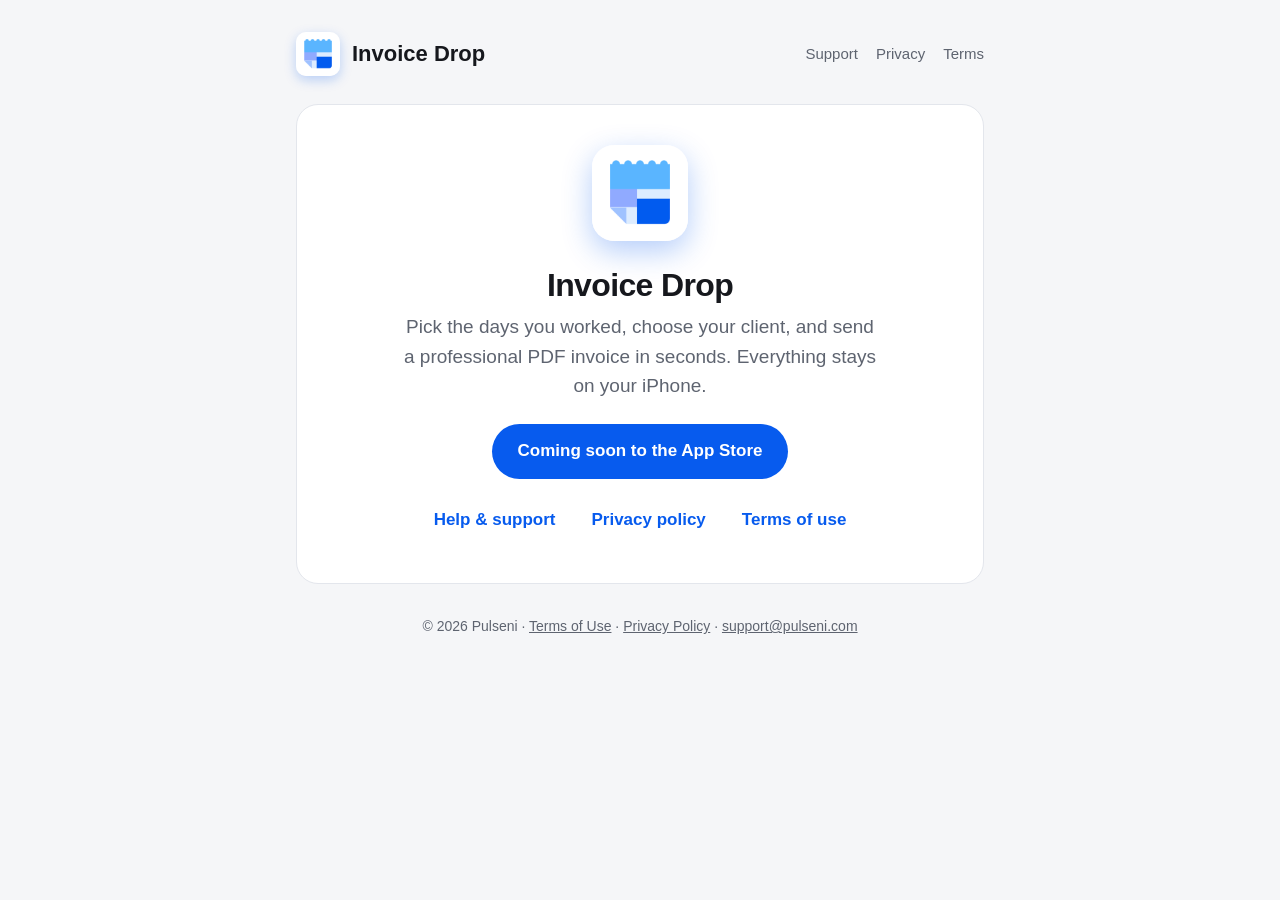
<file: index.html>
<!doctype html>
<html lang="en-GB"><head><meta charset="utf-8">
<meta name="viewport" content="width=device-width,initial-scale=1">
<title>Invoice Drop</title><meta name="description" content="Simple invoices from the days you worked, as a real PDF, on your iPhone.">
<link rel="icon" href="logo.png"><link rel="stylesheet" href="style.css">
</head><body><div class="wrap">
<header><a href=""><img src="logo.png" alt=""><span>Invoice Drop</span></a><nav><a href="support/">Support</a><a href="privacy/">Privacy</a><a href="terms/">Terms</a></nav></header>
<main class="card hero">
<img src="logo.png" alt="Invoice Drop app icon">
<h1>Invoice Drop</h1>
<p>Pick the days you worked, choose your client, and send a professional PDF invoice in seconds. Everything stays on your iPhone.</p>
<span class="btn">Coming soon to the App Store</span>
<div class="links"><a href="support/">Help &amp; support</a><a href="privacy/">Privacy policy</a><a href="terms/">Terms of use</a></div>
</main>
<footer>© 2026 Pulseni · <a href="terms/">Terms of Use</a> · <a href="privacy/">Privacy Policy</a> · <a href="mailto:support@pulseni.com">support@pulseni.com</a></footer>
</div></body></html>
</file>
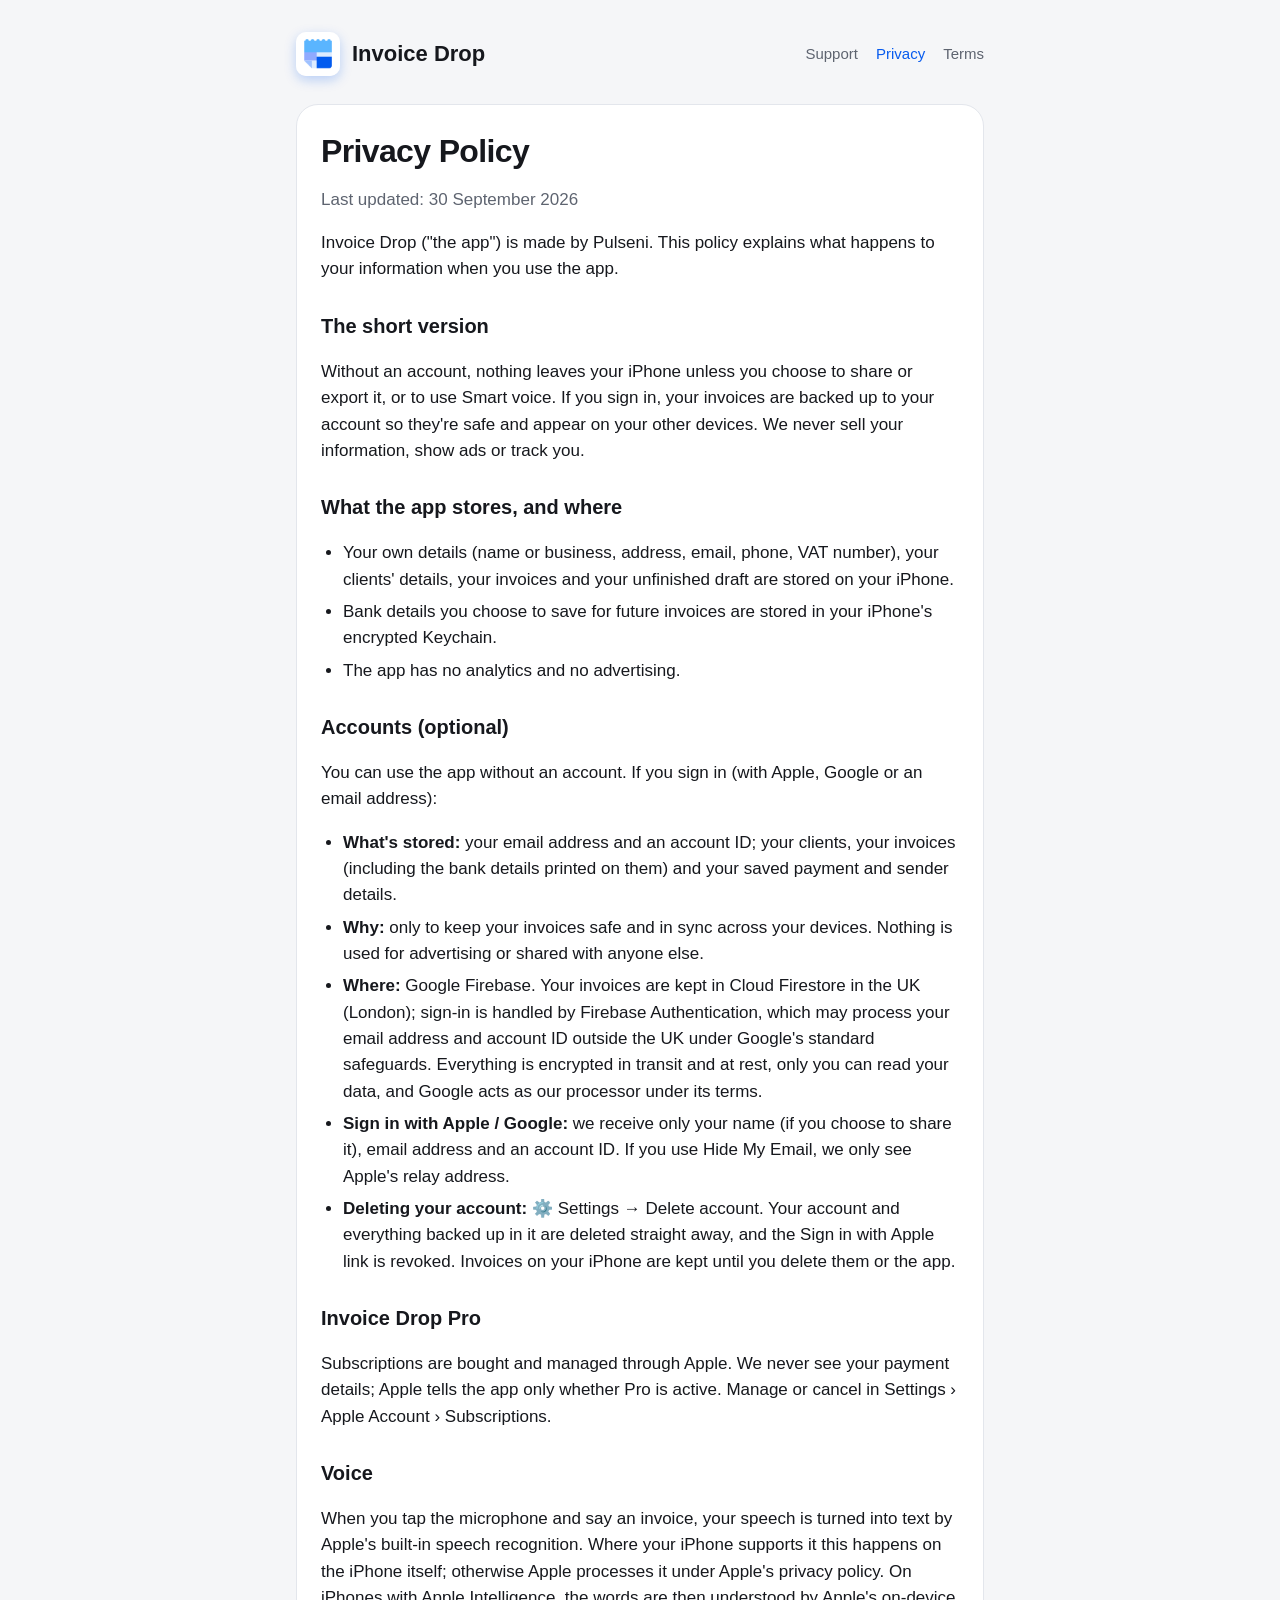
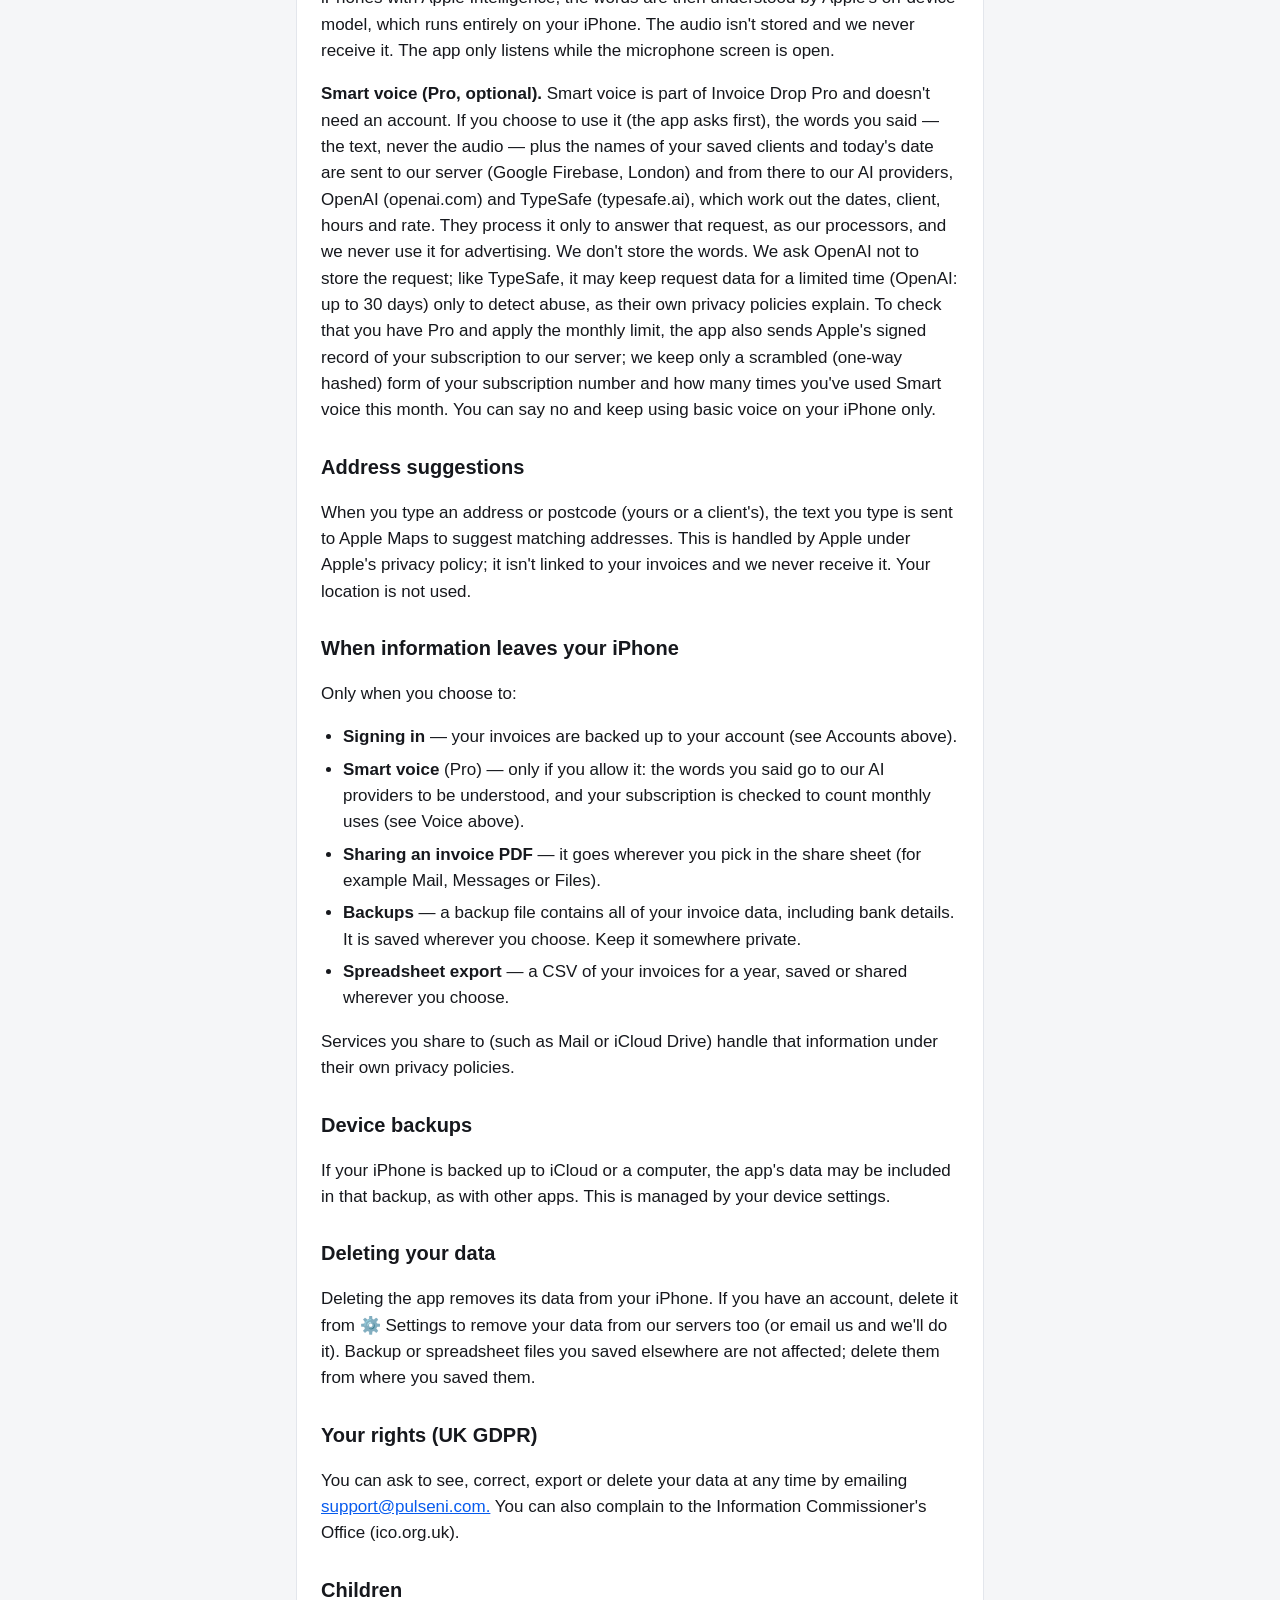
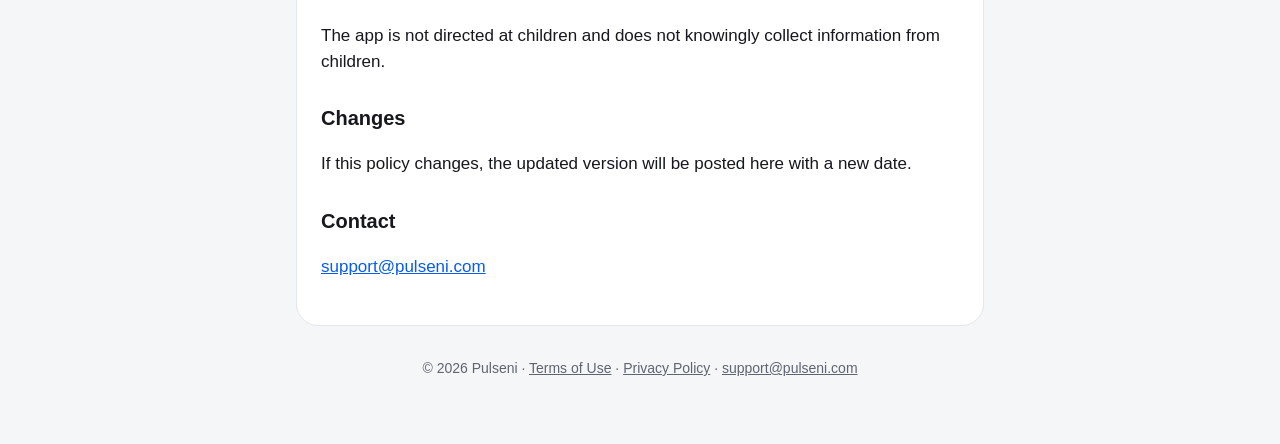
<file: privacy/index.html>
<!doctype html>
<html lang="en-GB"><head><meta charset="utf-8">
<meta name="viewport" content="width=device-width,initial-scale=1">
<title>Privacy Policy – Invoice Drop</title><meta name="description" content="Invoice Drop privacy policy.">
<link rel="icon" href="../logo.png"><link rel="stylesheet" href="../style.css">
</head><body><div class="wrap">
<header><a href="../"><img src="../logo.png" alt=""><span>Invoice Drop</span></a><nav><a href="../support/">Support</a><a href="../privacy/" aria-current="page">Privacy</a><a href="../terms/">Terms</a></nav></header>
<main class="card"><h1>Privacy Policy</h1>
<p><em>Last updated: 30 September 2026</em></p>
<p>Invoice Drop (&quot;the app&quot;) is made by Pulseni. This policy explains what happens to your information when you use the app.</p>
<h2>The short version</h2>
<p>Without an account, nothing leaves your iPhone unless you choose to share or export it, or to use Smart voice. If you sign in, your invoices are backed up to your account so they&#x27;re safe and appear on your other devices. We never sell your information, show ads or track you.</p>
<h2>What the app stores, and where</h2>
<ul>
<li>Your own details (name or business, address, email, phone, VAT number), your clients&#x27; details, your invoices and your unfinished draft are stored on your iPhone.</li>
<li>Bank details you choose to save for future invoices are stored in your iPhone&#x27;s encrypted Keychain.</li>
<li>The app has no analytics and no advertising.</li>
</ul>
<h2>Accounts (optional)</h2>
<p>You can use the app without an account. If you sign in (with Apple, Google or an email address):</p>
<ul>
<li><strong>What&#x27;s stored:</strong> your email address and an account ID; your clients, your invoices (including the bank details printed on them) and your saved payment and sender details.</li>
<li><strong>Why:</strong> only to keep your invoices safe and in sync across your devices. Nothing is used for advertising or shared with anyone else.</li>
<li><strong>Where:</strong> Google Firebase. Your invoices are kept in Cloud Firestore in the UK (London); sign-in is handled by Firebase Authentication, which may process your email address and account ID outside the UK under Google&#x27;s standard safeguards. Everything is encrypted in transit and at rest, only you can read your data, and Google acts as our processor under its terms.</li>
<li><strong>Sign in with Apple / Google:</strong> we receive only your name (if you choose to share it), email address and an account ID. If you use Hide My Email, we only see Apple&#x27;s relay address.</li>
<li><strong>Deleting your account:</strong> ⚙️ Settings → Delete account. Your account and everything backed up in it are deleted straight away, and the Sign in with Apple link is revoked. Invoices on your iPhone are kept until you delete them or the app.</li>
</ul>
<h2>Invoice Drop Pro</h2>
<p>Subscriptions are bought and managed through Apple. We never see your payment details; Apple tells the app only whether Pro is active. Manage or cancel in Settings › Apple Account › Subscriptions.</p>
<h2>Voice</h2>
<p>When you tap the microphone and say an invoice, your speech is turned into text by Apple&#x27;s built-in speech recognition. Where your iPhone supports it this happens on the iPhone itself; otherwise Apple processes it under Apple&#x27;s privacy policy. On iPhones with Apple Intelligence, the words are then understood by Apple&#x27;s on-device model, which runs entirely on your iPhone. The audio isn&#x27;t stored and we never receive it. The app only listens while the microphone screen is open.</p>
<p><strong>Smart voice (Pro, optional).</strong> Smart voice is part of Invoice Drop Pro and doesn&#x27;t need an account. If you choose to use it (the app asks first), the words you said — the text, never the audio — plus the names of your saved clients and today&#x27;s date are sent to our server (Google Firebase, London) and from there to our AI providers, OpenAI (openai.com) and TypeSafe (typesafe.ai), which work out the dates, client, hours and rate. They process it only to answer that request, as our processors, and we never use it for advertising. We don&#x27;t store the words. We ask OpenAI not to store the request; like TypeSafe, it may keep request data for a limited time (OpenAI: up to 30 days) only to detect abuse, as their own privacy policies explain. To check that you have Pro and apply the monthly limit, the app also sends Apple&#x27;s signed record of your subscription to our server; we keep only a scrambled (one-way hashed) form of your subscription number and how many times you&#x27;ve used Smart voice this month. You can say no and keep using basic voice on your iPhone only.</p>
<h2>Address suggestions</h2>
<p>When you type an address or postcode (yours or a client&#x27;s), the text you type is sent to Apple Maps to suggest matching addresses. This is handled by Apple under Apple&#x27;s privacy policy; it isn&#x27;t linked to your invoices and we never receive it. Your location is not used.</p>
<h2>When information leaves your iPhone</h2>
<p>Only when you choose to:</p>
<ul>
<li><strong>Signing in</strong> — your invoices are backed up to your account (see Accounts above).</li>
<li><strong>Smart voice</strong> (Pro) — only if you allow it: the words you said go to our AI providers to be understood, and your subscription is checked to count monthly uses (see Voice above).</li>
<li><strong>Sharing an invoice PDF</strong> — it goes wherever you pick in the share sheet (for example Mail, Messages or Files).</li>
<li><strong>Backups</strong> — a backup file contains all of your invoice data, including bank details. It is saved wherever you choose. Keep it somewhere private.</li>
<li><strong>Spreadsheet export</strong> — a CSV of your invoices for a year, saved or shared wherever you choose.</li>
</ul>
<p>Services you share to (such as Mail or iCloud Drive) handle that information under their own privacy policies.</p>
<h2>Device backups</h2>
<p>If your iPhone is backed up to iCloud or a computer, the app&#x27;s data may be included in that backup, as with other apps. This is managed by your device settings.</p>
<h2>Deleting your data</h2>
<p>Deleting the app removes its data from your iPhone. If you have an account, delete it from ⚙️ Settings to remove your data from our servers too (or email us and we&#x27;ll do it). Backup or spreadsheet files you saved elsewhere are not affected; delete them from where you saved them.</p>
<h2>Your rights (UK GDPR)</h2>
<p>You can ask to see, correct, export or delete your data at any time by emailing <a href="mailto:support@pulseni.com.">support@pulseni.com.</a> You can also complain to the Information Commissioner&#x27;s Office (ico.org.uk).</p>
<h2>Children</h2>
<p>The app is not directed at children and does not knowingly collect information from children.</p>
<h2>Changes</h2>
<p>If this policy changes, the updated version will be posted here with a new date.</p>
<h2>Contact</h2>
<p><a href="mailto:support@pulseni.com">support@pulseni.com</a></p>
</main>
<footer>© 2026 Pulseni · <a href="../terms/">Terms of Use</a> · <a href="../privacy/">Privacy Policy</a> · <a href="mailto:support@pulseni.com">support@pulseni.com</a></footer>
</div></body></html>
</file>
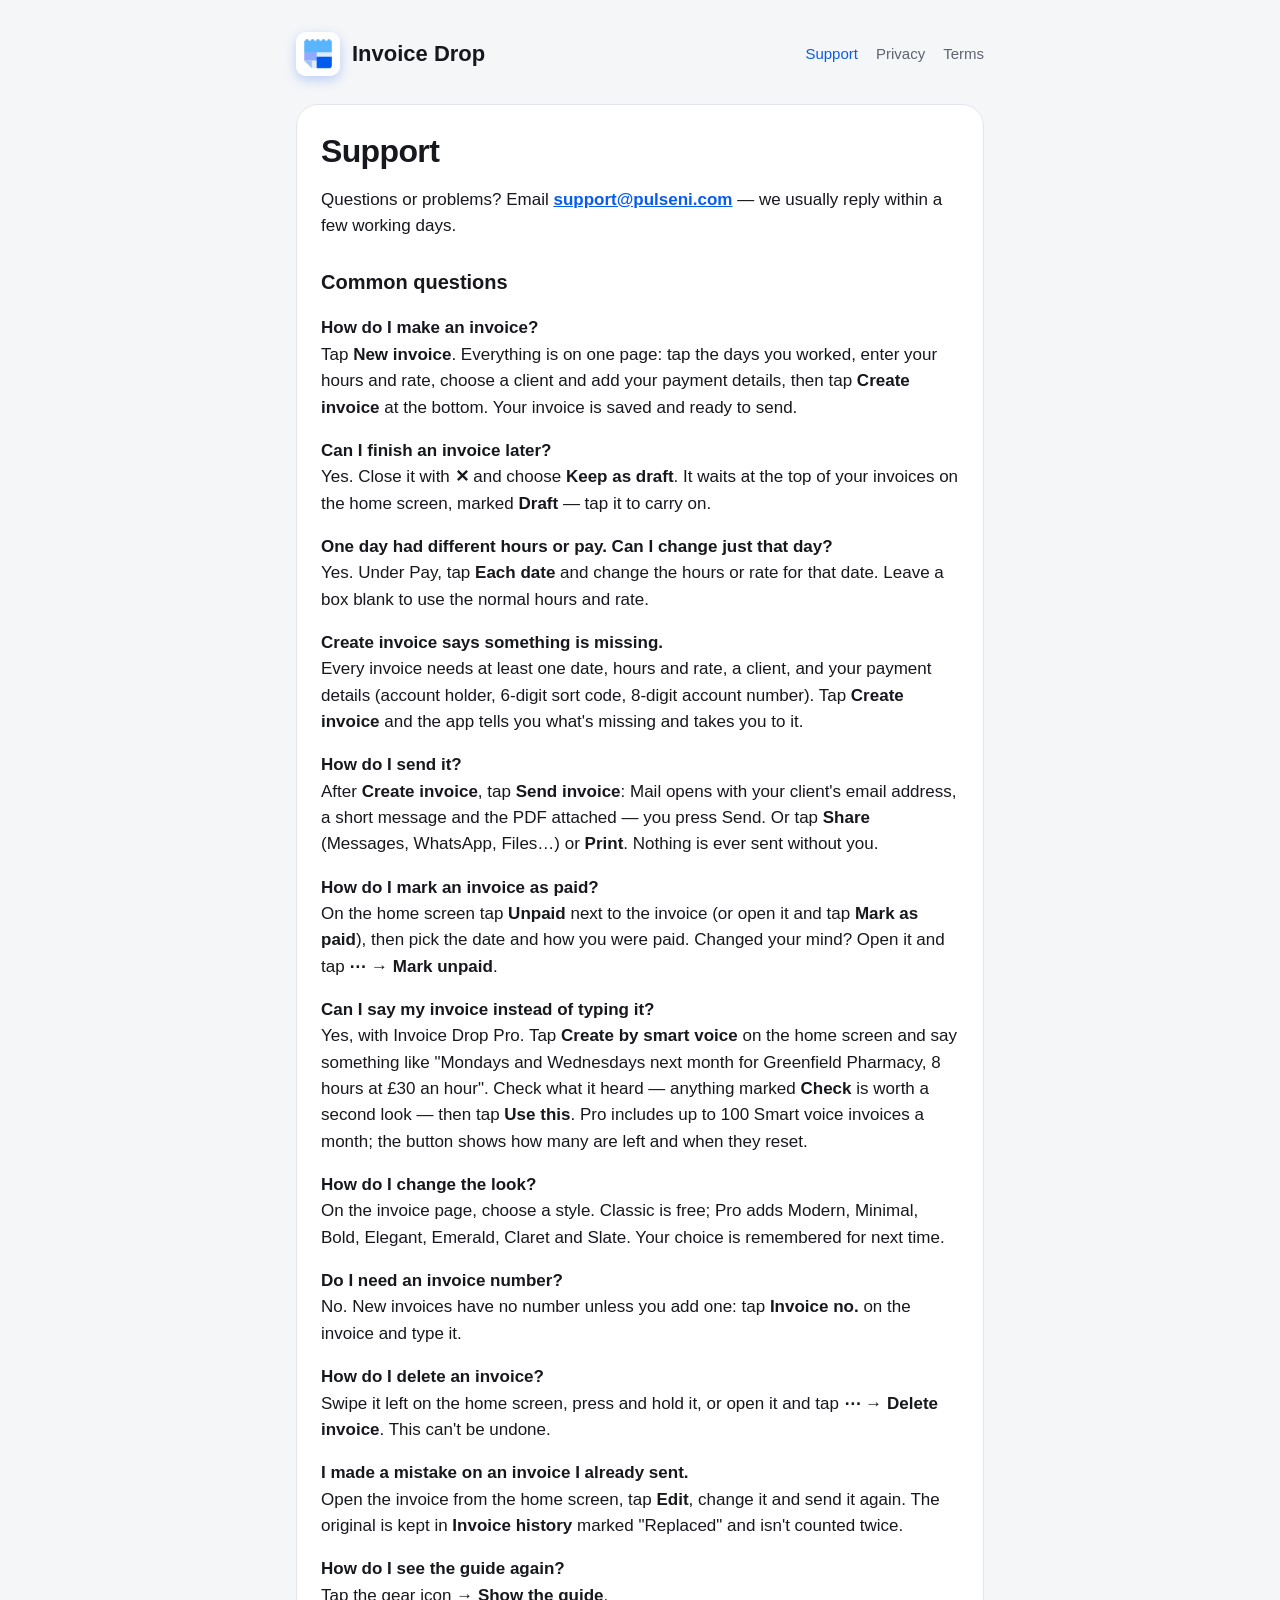
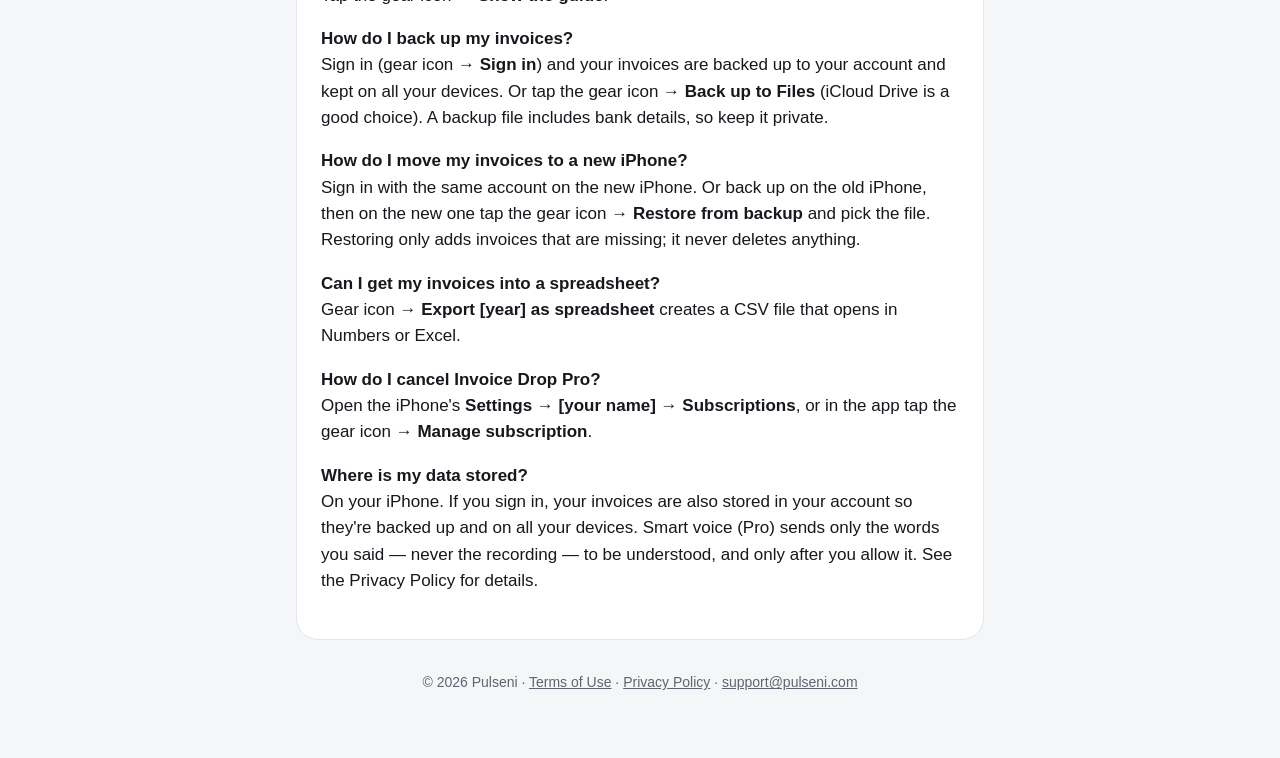
<file: support/index.html>
<!doctype html>
<html lang="en-GB"><head><meta charset="utf-8">
<meta name="viewport" content="width=device-width,initial-scale=1">
<title>Support – Invoice Drop</title><meta name="description" content="Invoice Drop support.">
<link rel="icon" href="../logo.png"><link rel="stylesheet" href="../style.css">
</head><body><div class="wrap">
<header><a href="../"><img src="../logo.png" alt=""><span>Invoice Drop</span></a><nav><a href="../support/" aria-current="page">Support</a><a href="../privacy/">Privacy</a><a href="../terms/">Terms</a></nav></header>
<main class="card"><h1>Support</h1>
<p>Questions or problems? Email <strong><a href="mailto:support@pulseni.com">support@pulseni.com</a></strong> — we usually reply within a few working days.</p>
<h2>Common questions</h2>
<p><strong>How do I make an invoice?</strong><br>Tap <strong>New invoice</strong>. Everything is on one page: tap the days you worked, enter your hours and rate, choose a client and add your payment details, then tap <strong>Create invoice</strong> at the bottom. Your invoice is saved and ready to send.</p>
<p><strong>Can I finish an invoice later?</strong><br>Yes. Close it with <strong>✕</strong> and choose <strong>Keep as draft</strong>. It waits at the top of your invoices on the home screen, marked <strong>Draft</strong> — tap it to carry on.</p>
<p><strong>One day had different hours or pay. Can I change just that day?</strong><br>Yes. Under Pay, tap <strong>Each date</strong> and change the hours or rate for that date. Leave a box blank to use the normal hours and rate.</p>
<p><strong>Create invoice says something is missing.</strong><br>Every invoice needs at least one date, hours and rate, a client, and your payment details (account holder, 6-digit sort code, 8-digit account number). Tap <strong>Create invoice</strong> and the app tells you what&#x27;s missing and takes you to it.</p>
<p><strong>How do I send it?</strong><br>After <strong>Create invoice</strong>, tap <strong>Send invoice</strong>: Mail opens with your client&#x27;s email address, a short message and the PDF attached — you press Send. Or tap <strong>Share</strong> (Messages, WhatsApp, Files…) or <strong>Print</strong>. Nothing is ever sent without you.</p>
<p><strong>How do I mark an invoice as paid?</strong><br>On the home screen tap <strong>Unpaid</strong> next to the invoice (or open it and tap <strong>Mark as paid</strong>), then pick the date and how you were paid. Changed your mind? Open it and tap <strong>⋯ → Mark unpaid</strong>.</p>
<p><strong>Can I say my invoice instead of typing it?</strong><br>Yes, with Invoice Drop Pro. Tap <strong>Create by smart voice</strong> on the home screen and say something like &quot;Mondays and Wednesdays next month for Greenfield Pharmacy, 8 hours at £30 an hour&quot;. Check what it heard — anything marked <strong>Check</strong> is worth a second look — then tap <strong>Use this</strong>. Pro includes up to 100 Smart voice invoices a month; the button shows how many are left and when they reset.</p>
<p><strong>How do I change the look?</strong><br>On the invoice page, choose a style. Classic is free; Pro adds Modern, Minimal, Bold, Elegant, Emerald, Claret and Slate. Your choice is remembered for next time.</p>
<p><strong>Do I need an invoice number?</strong><br>No. New invoices have no number unless you add one: tap <strong>Invoice no.</strong> on the invoice and type it.</p>
<p><strong>How do I delete an invoice?</strong><br>Swipe it left on the home screen, press and hold it, or open it and tap <strong>⋯ → Delete invoice</strong>. This can&#x27;t be undone.</p>
<p><strong>I made a mistake on an invoice I already sent.</strong><br>Open the invoice from the home screen, tap <strong>Edit</strong>, change it and send it again. The original is kept in <strong>Invoice history</strong> marked &quot;Replaced&quot; and isn&#x27;t counted twice.</p>
<p><strong>How do I see the guide again?</strong><br>Tap the gear icon → <strong>Show the guide</strong>.</p>
<p><strong>How do I back up my invoices?</strong><br>Sign in (gear icon → <strong>Sign in</strong>) and your invoices are backed up to your account and kept on all your devices. Or tap the gear icon → <strong>Back up to Files</strong> (iCloud Drive is a good choice). A backup file includes bank details, so keep it private.</p>
<p><strong>How do I move my invoices to a new iPhone?</strong><br>Sign in with the same account on the new iPhone. Or back up on the old iPhone, then on the new one tap the gear icon → <strong>Restore from backup</strong> and pick the file. Restoring only adds invoices that are missing; it never deletes anything.</p>
<p><strong>Can I get my invoices into a spreadsheet?</strong><br>Gear icon → <strong>Export [year] as spreadsheet</strong> creates a CSV file that opens in Numbers or Excel.</p>
<p><strong>How do I cancel Invoice Drop Pro?</strong><br>Open the iPhone&#x27;s <strong>Settings → [your name] → Subscriptions</strong>, or in the app tap the gear icon → <strong>Manage subscription</strong>.</p>
<p><strong>Where is my data stored?</strong><br>On your iPhone. If you sign in, your invoices are also stored in your account so they&#x27;re backed up and on all your devices. Smart voice (Pro) sends only the words you said — never the recording — to be understood, and only after you allow it. See the Privacy Policy for details.</p>
</main>
<footer>© 2026 Pulseni · <a href="../terms/">Terms of Use</a> · <a href="../privacy/">Privacy Policy</a> · <a href="mailto:support@pulseni.com">support@pulseni.com</a></footer>
</div></body></html>
</file>
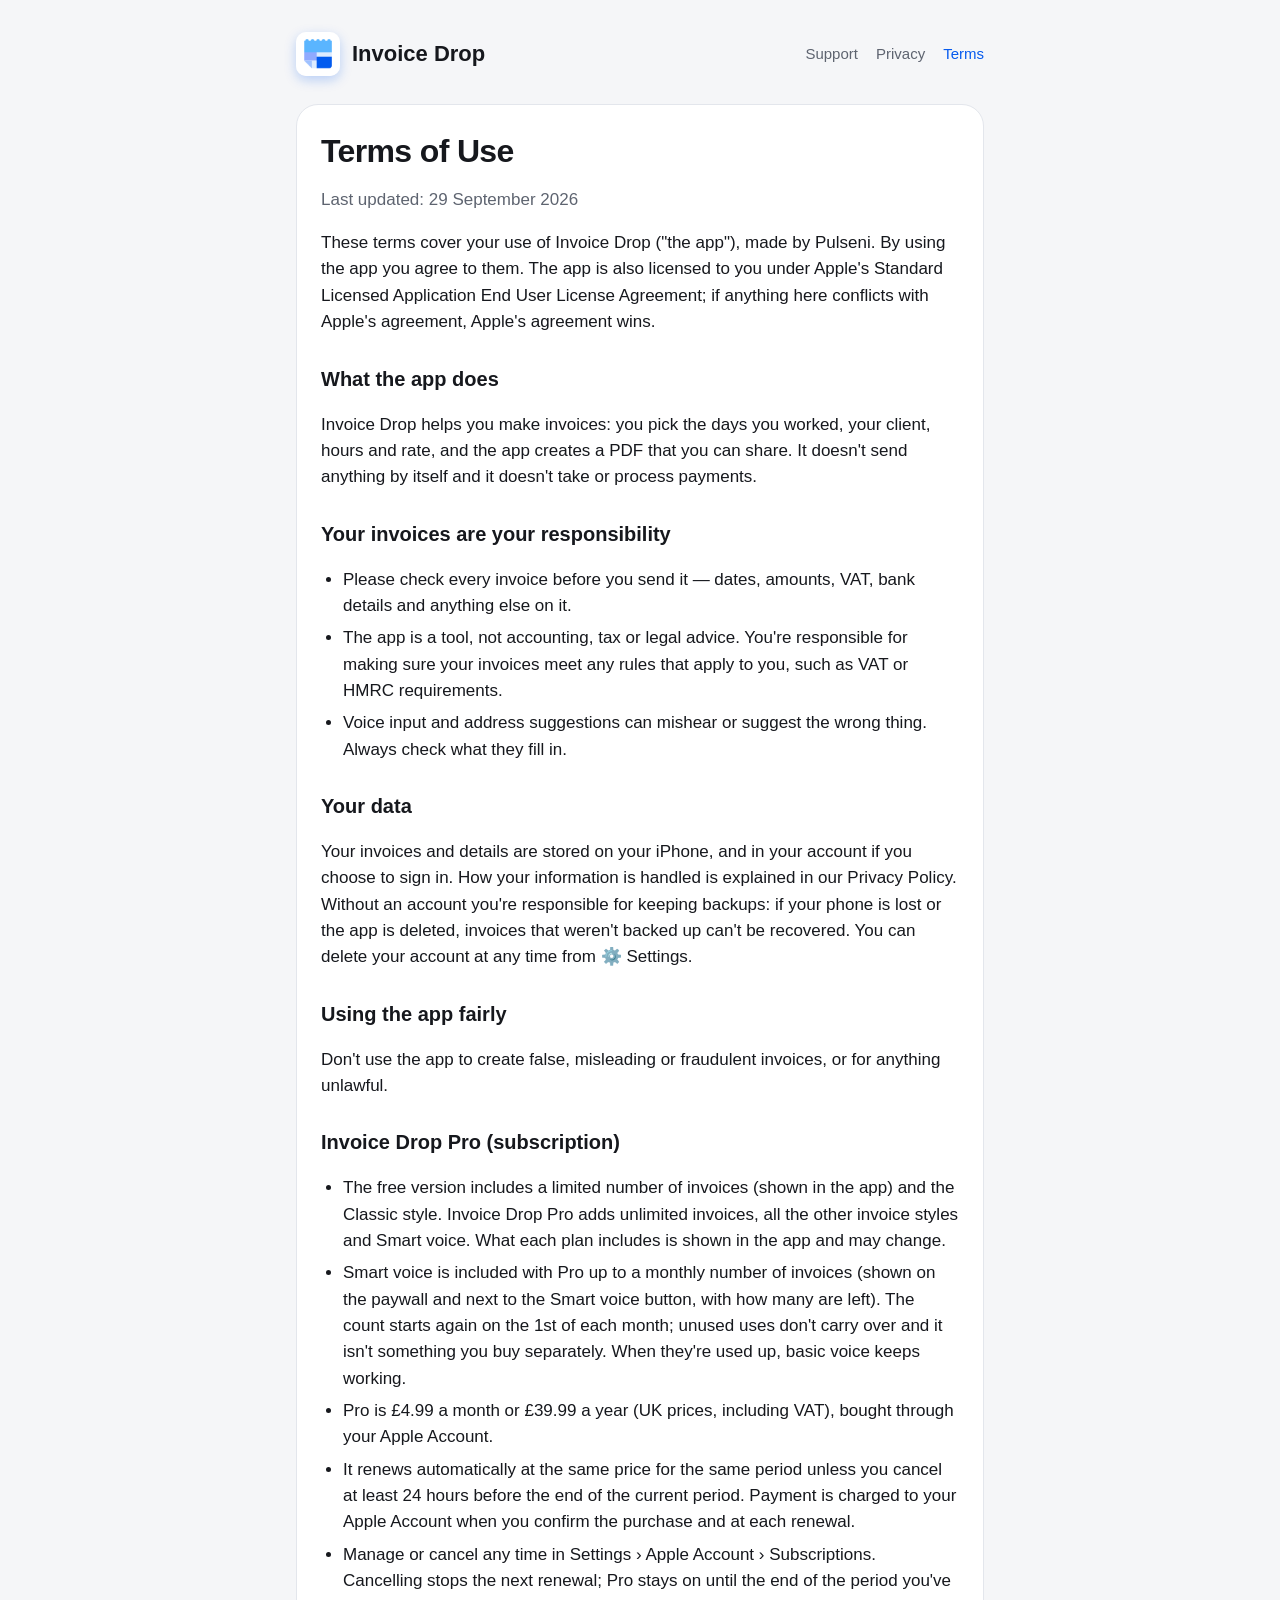
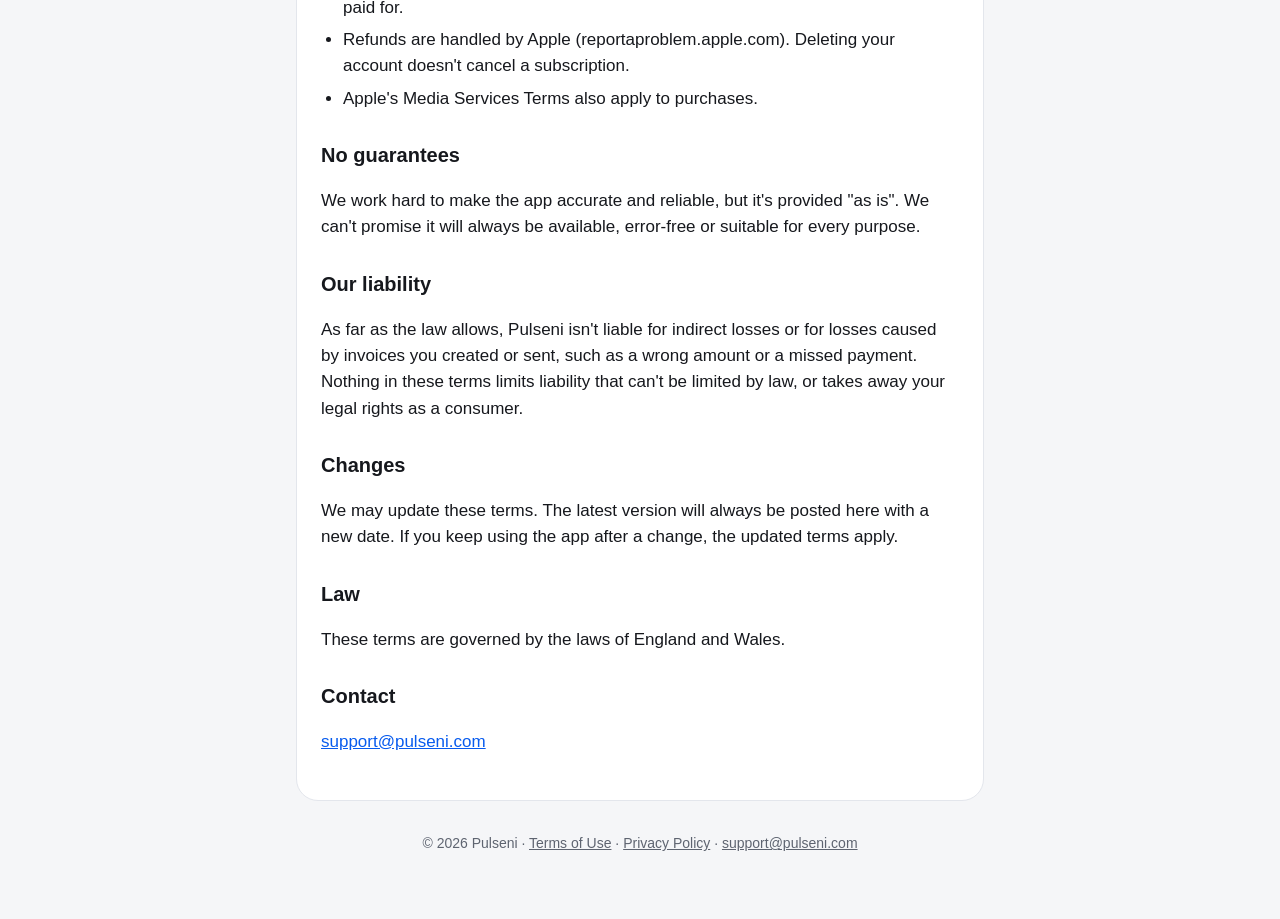
<file: terms/index.html>
<!doctype html>
<html lang="en-GB"><head><meta charset="utf-8">
<meta name="viewport" content="width=device-width,initial-scale=1">
<title>Terms of Use – Invoice Drop</title><meta name="description" content="Invoice Drop terms of use.">
<link rel="icon" href="../logo.png"><link rel="stylesheet" href="../style.css">
</head><body><div class="wrap">
<header><a href="../"><img src="../logo.png" alt=""><span>Invoice Drop</span></a><nav><a href="../support/">Support</a><a href="../privacy/">Privacy</a><a href="../terms/" aria-current="page">Terms</a></nav></header>
<main class="card"><h1>Terms of Use</h1>
<p><em>Last updated: 29 September 2026</em></p>
<p>These terms cover your use of Invoice Drop (&quot;the app&quot;), made by Pulseni. By using the app you agree to them. The app is also licensed to you under Apple&#x27;s Standard Licensed Application End User License Agreement; if anything here conflicts with Apple&#x27;s agreement, Apple&#x27;s agreement wins.</p>
<h2>What the app does</h2>
<p>Invoice Drop helps you make invoices: you pick the days you worked, your client, hours and rate, and the app creates a PDF that you can share. It doesn&#x27;t send anything by itself and it doesn&#x27;t take or process payments.</p>
<h2>Your invoices are your responsibility</h2>
<ul>
<li>Please check every invoice before you send it — dates, amounts, VAT, bank details and anything else on it.</li>
<li>The app is a tool, not accounting, tax or legal advice. You&#x27;re responsible for making sure your invoices meet any rules that apply to you, such as VAT or HMRC requirements.</li>
<li>Voice input and address suggestions can mishear or suggest the wrong thing. Always check what they fill in.</li>
</ul>
<h2>Your data</h2>
<p>Your invoices and details are stored on your iPhone, and in your account if you choose to sign in. How your information is handled is explained in our Privacy Policy. Without an account you&#x27;re responsible for keeping backups: if your phone is lost or the app is deleted, invoices that weren&#x27;t backed up can&#x27;t be recovered. You can delete your account at any time from ⚙️ Settings.</p>
<h2>Using the app fairly</h2>
<p>Don&#x27;t use the app to create false, misleading or fraudulent invoices, or for anything unlawful.</p>
<h2>Invoice Drop Pro (subscription)</h2>
<ul>
<li>The free version includes a limited number of invoices (shown in the app) and the Classic style. Invoice Drop Pro adds unlimited invoices, all the other invoice styles and Smart voice. What each plan includes is shown in the app and may change.</li>
<li>Smart voice is included with Pro up to a monthly number of invoices (shown on the paywall and next to the Smart voice button, with how many are left). The count starts again on the 1st of each month; unused uses don&#x27;t carry over and it isn&#x27;t something you buy separately. When they&#x27;re used up, basic voice keeps working.</li>
<li>Pro is £4.99 a month or £39.99 a year (UK prices, including VAT), bought through your Apple Account.</li>
<li>It renews automatically at the same price for the same period unless you cancel at least 24 hours before the end of the current period. Payment is charged to your Apple Account when you confirm the purchase and at each renewal.</li>
<li>Manage or cancel any time in Settings › Apple Account › Subscriptions. Cancelling stops the next renewal; Pro stays on until the end of the period you&#x27;ve paid for.</li>
<li>Refunds are handled by Apple (reportaproblem.apple.com). Deleting your account doesn&#x27;t cancel a subscription.</li>
<li>Apple&#x27;s Media Services Terms also apply to purchases.</li>
</ul>
<h2>No guarantees</h2>
<p>We work hard to make the app accurate and reliable, but it&#x27;s provided &quot;as is&quot;. We can&#x27;t promise it will always be available, error-free or suitable for every purpose.</p>
<h2>Our liability</h2>
<p>As far as the law allows, Pulseni isn&#x27;t liable for indirect losses or for losses caused by invoices you created or sent, such as a wrong amount or a missed payment. Nothing in these terms limits liability that can&#x27;t be limited by law, or takes away your legal rights as a consumer.</p>
<h2>Changes</h2>
<p>We may update these terms. The latest version will always be posted here with a new date. If you keep using the app after a change, the updated terms apply.</p>
<h2>Law</h2>
<p>These terms are governed by the laws of England and Wales.</p>
<h2>Contact</h2>
<p><a href="mailto:support@pulseni.com">support@pulseni.com</a></p>
</main>
<footer>© 2026 Pulseni · <a href="../terms/">Terms of Use</a> · <a href="../privacy/">Privacy Policy</a> · <a href="mailto:support@pulseni.com">support@pulseni.com</a></footer>
</div></body></html>
</file>
<file: style.css>
:root{--brand:#075BEE;--bg:#F5F6F8;--card:#FFFFFF;--text:#16181D;--muted:#5E6470;--line:#E3E6EC}
@media (prefers-color-scheme:dark){:root{--brand:#2F6BFF;--bg:#0E1014;--card:#171A20;--text:#F2F3F5;--muted:#A0A6B1;--line:#262A32}}
*{box-sizing:border-box}
body{margin:0;background:var(--bg);color:var(--text);font:17px/1.55 -apple-system,BlinkMacSystemFont,"SF Pro Text","Segoe UI",Roboto,sans-serif;-webkit-font-smoothing:antialiased}
.wrap{max-width:720px;margin:0 auto;padding:24px 16px 64px}
header{display:flex;align-items:center;gap:12px;margin:8px 0 28px}
header a{display:flex;align-items:center;gap:12px;color:inherit;text-decoration:none}
header img{width:44px;height:44px;border-radius:10px;box-shadow:0 4px 12px rgba(7,91,238,.25)}
header span{font-weight:700;font-size:22px;white-space:nowrap}
nav{margin-left:auto;display:flex;gap:18px;font-size:15px}
nav a{color:var(--muted);text-decoration:none}nav a:hover,nav a[aria-current]{color:var(--brand)}
.card{background:var(--card);border:1px solid var(--line);border-radius:22px;padding:28px 24px}
h1{font-size:32px;line-height:1.15;margin:0 0 8px;letter-spacing:-.02em}
h2{font-size:20px;margin:28px 0 8px}
p,li{color:var(--text)}.muted,em{color:var(--muted);font-style:normal}
a{color:var(--brand)}ul{padding-left:22px}li{margin:6px 0}
.hero{text-align:center;padding:40px 24px}
.hero img{width:96px;height:96px;border-radius:22px;box-shadow:0 10px 30px rgba(7,91,238,.3);margin-bottom:18px}
.hero p{font-size:19px;color:var(--muted);max-width:480px;margin:0 auto 24px}
.btn{display:inline-block;background:var(--brand);color:#fff;text-decoration:none;font-weight:600;padding:14px 26px;border-radius:999px}
.links{display:flex;gap:4px;justify-content:center;flex-wrap:wrap;margin-top:18px}
.links a{color:var(--brand);text-decoration:none;font-weight:600;padding:10px 16px}
footer{margin-top:32px;text-align:center;font-size:14px;color:var(--muted)}
@media (max-width:480px){h1{font-size:27px}nav{gap:10px;font-size:14px}header span{font-size:18px}header img{width:38px;height:38px}}
footer a{color:var(--muted)}
</file>
